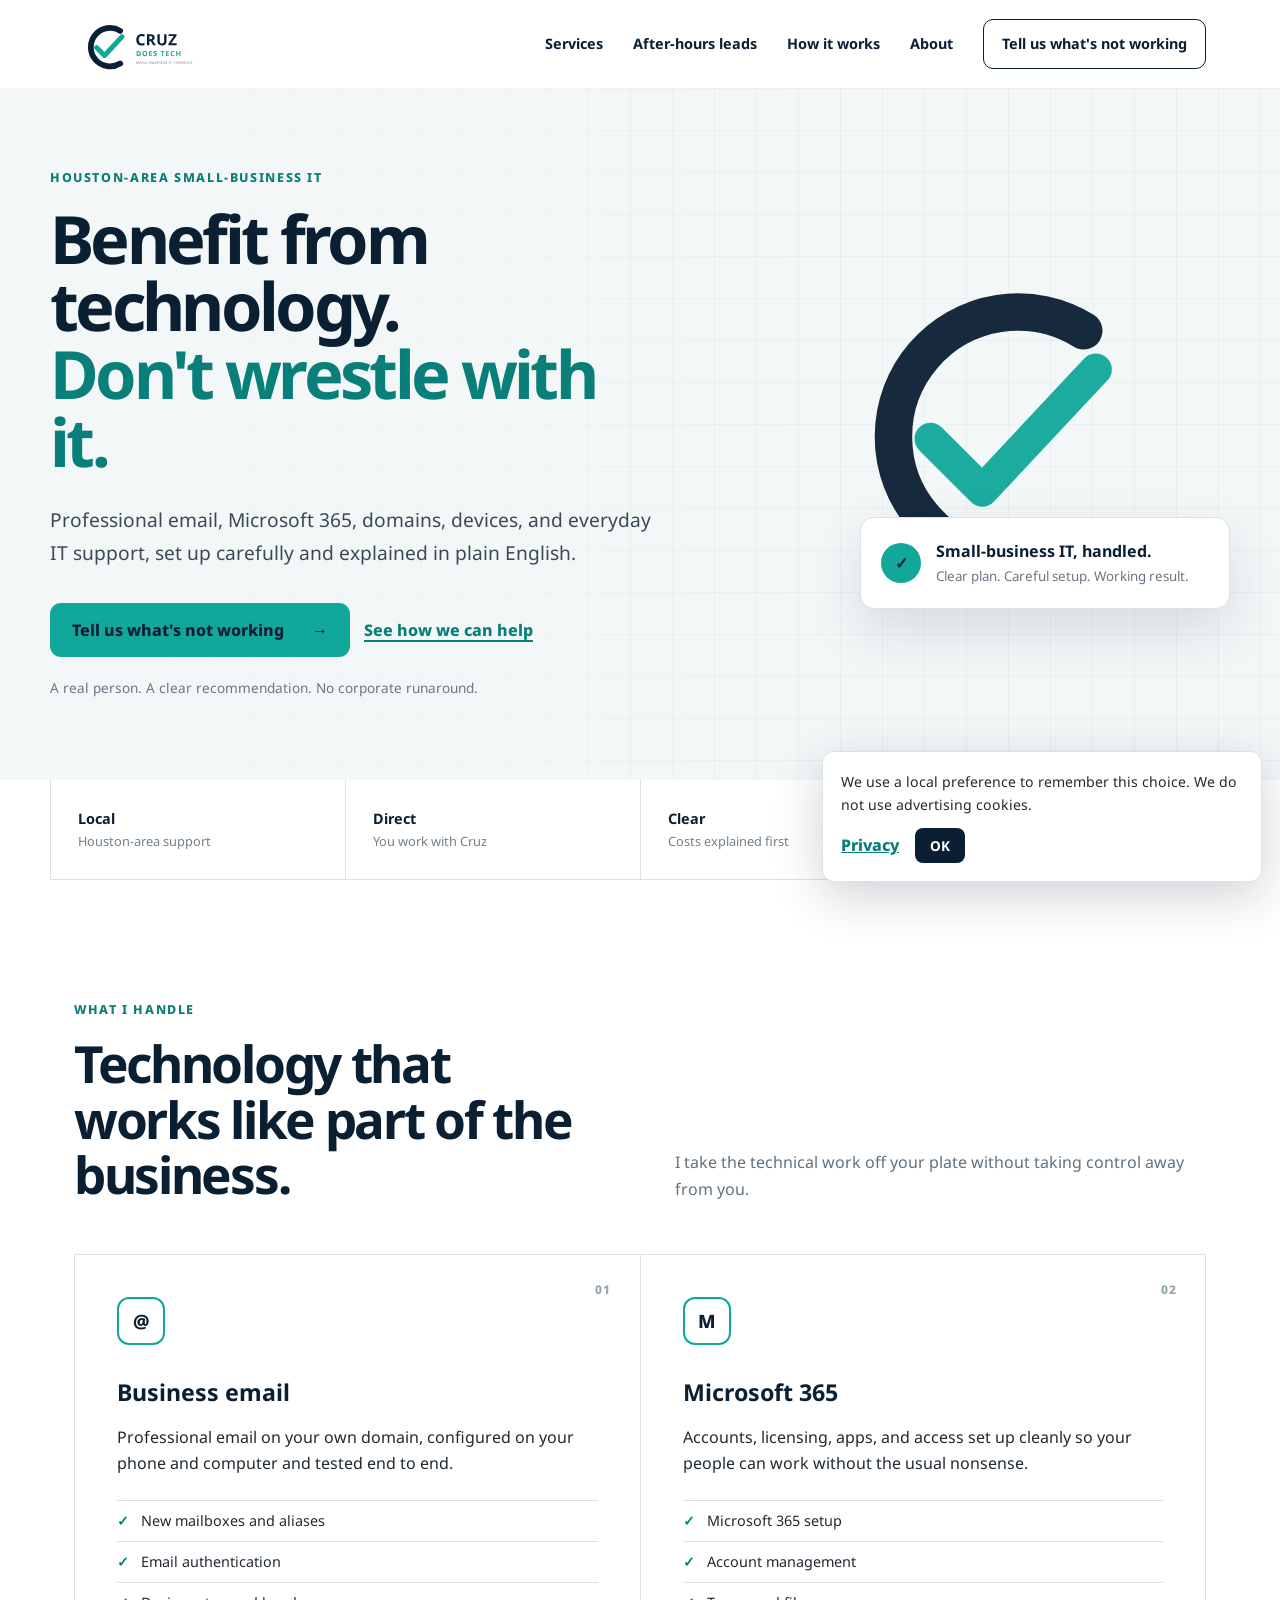
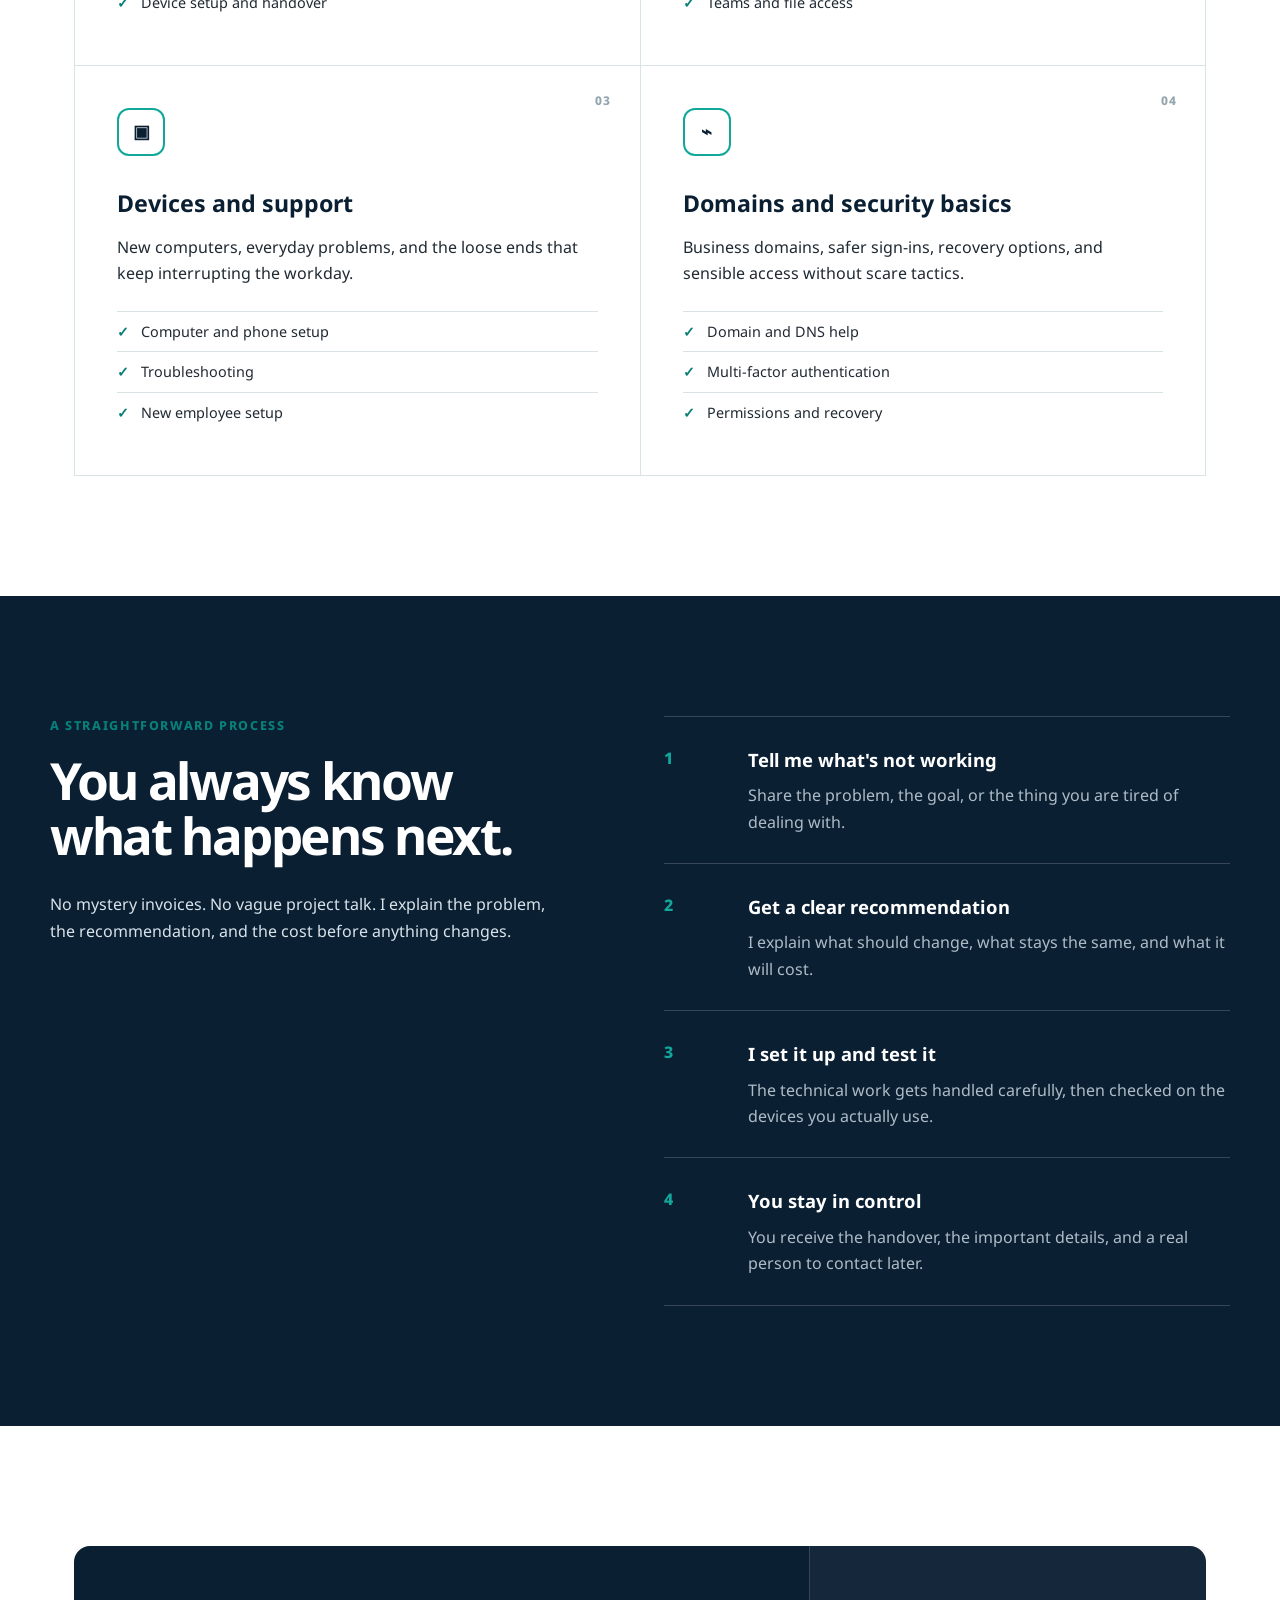
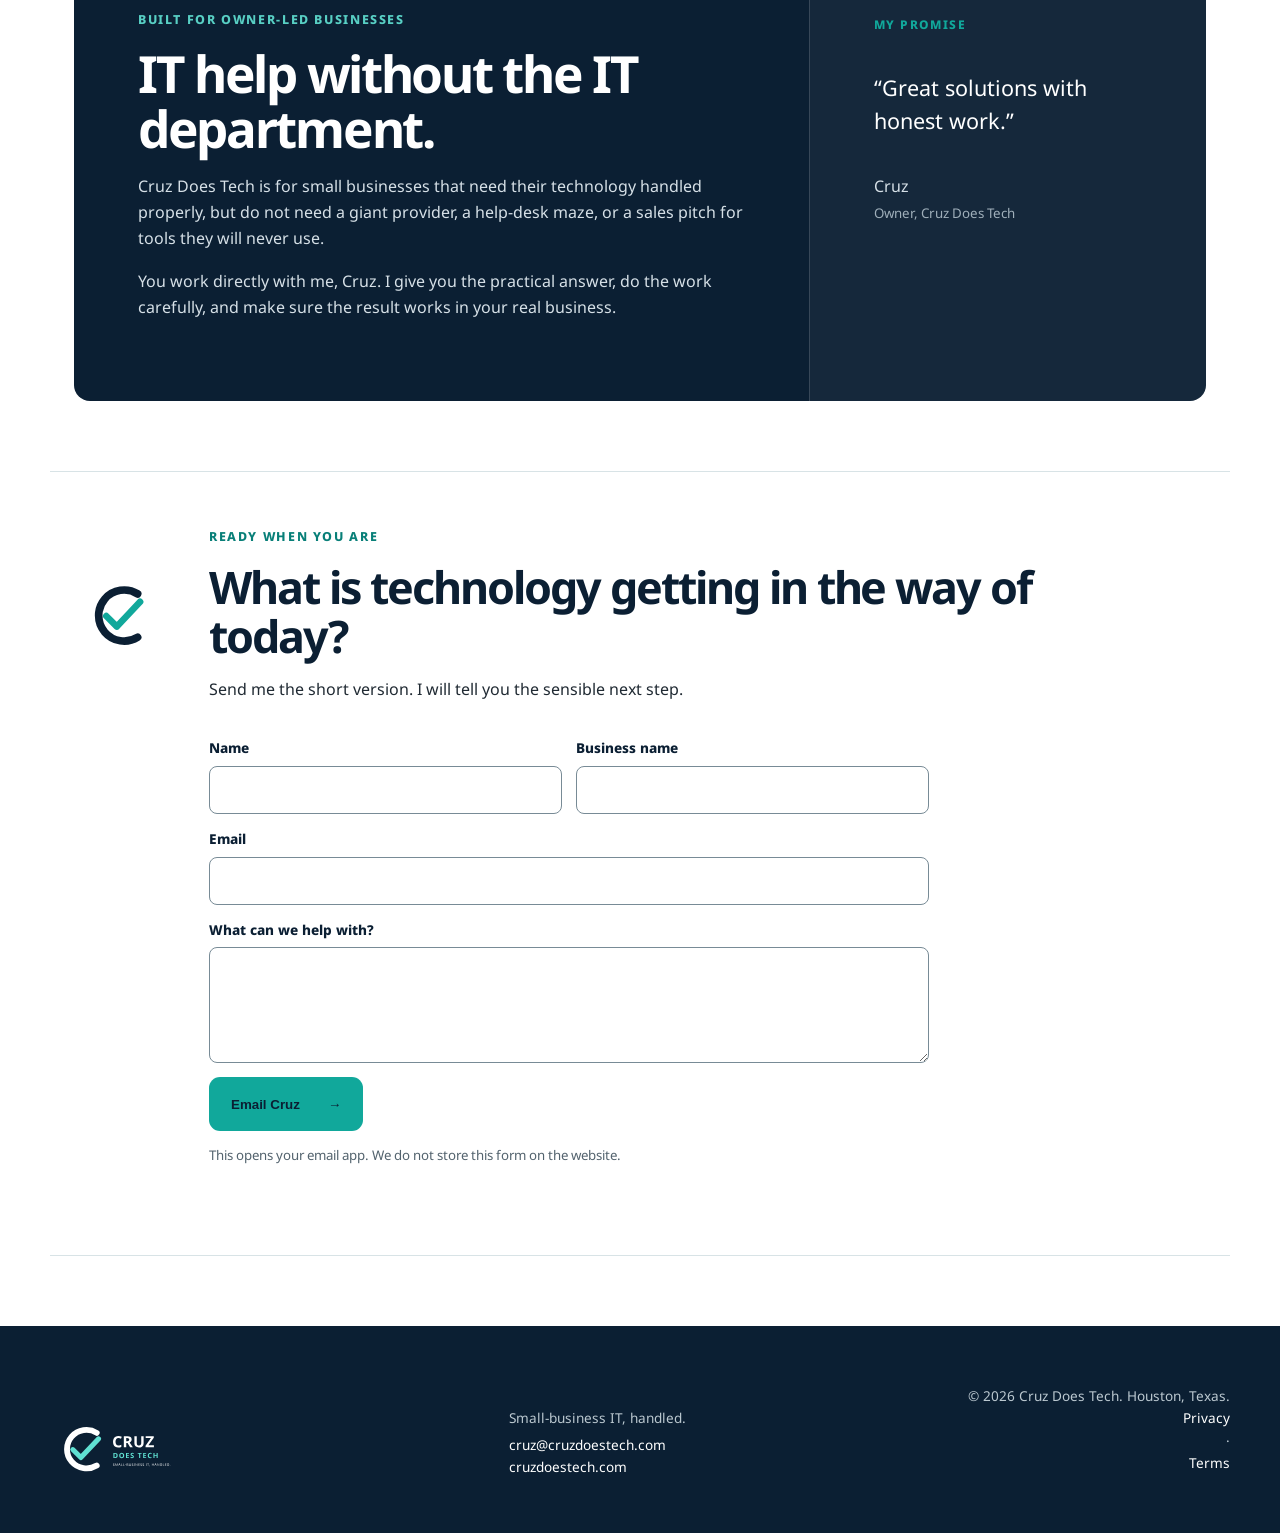
<file: index.html>
<!DOCTYPE html>
<html lang="en">
<head>
  <meta charset="utf-8">
  <meta name="viewport" content="width=device-width,initial-scale=1">
  <meta name="theme-color" content="#0B1F33">
  <meta name="description" content="Straightforward IT support, professional email, Microsoft 365, domains, devices, and security basics for Houston-area small businesses.">
  <meta property="og:type" content="website">
  <meta property="og:site_name" content="Cruz Does Tech">
  <meta property="og:title" content="Cruz Does Tech | Small-business IT, handled.">
  <meta property="og:description" content="Straightforward IT support, professional email, Microsoft 365, domains, devices, and security basics for Houston-area small businesses.">
  <meta property="og:url" content="https://cruzdoestech.com/">
  <meta property="og:image" content="https://cruzdoestech.com/assets/social-preview.png">
  <meta name="twitter:card" content="summary_large_image">
  <meta name="twitter:title" content="Cruz Does Tech | Small-business IT, handled.">
  <meta name="twitter:description" content="Straightforward IT support for Houston-area small businesses.">
  <meta name="twitter:image" content="https://cruzdoestech.com/assets/social-preview.png">
  <title>Cruz Does Tech | Small-business IT, handled.</title>
  <link rel="icon" type="image/svg+xml" href="assets/cruz-does-tech-icon.svg">
  <link rel="icon" type="image/png" sizes="32x32" href="assets/favicon-32.png">
  <link rel="apple-touch-icon" sizes="180x180" href="assets/apple-touch-icon.png">
  <link rel="manifest" href="site.webmanifest">
  <link rel="preconnect" href="https://fonts.googleapis.com">
  <link rel="preconnect" href="https://fonts.gstatic.com" crossorigin>
  <link href="https://fonts.googleapis.com/css2?family=Noto+Sans:wght@400;600;700;800&display=swap" rel="stylesheet">
  <link rel="stylesheet" href="styles.css">
</head>
<body>
  <a class="skip" href="#main">Skip to content</a>
  <header class="site-header">
    <a class="brand" href="#top" aria-label="Cruz Does Tech home"><img src="assets/cruz-does-tech-logo.svg" alt="Cruz Does Tech"></a>
    <button class="menu" type="button" aria-expanded="false" aria-controls="nav"><span></span><span></span><span></span><b>Menu</b></button>
    <nav id="nav" aria-label="Main navigation">
      <a href="#services">Services</a>
      <a href="afterhours/">After-hours leads</a>
      <a href="#how">How it works</a>
      <a href="#about">About</a>
      <a class="nav-cta" href="#contact">Tell us what's not working</a>
    </nav>
  </header>

  <main id="main">
    <section class="hero" id="top">
      <div class="hero-copy reveal">
        <p class="eyebrow">Houston-area small-business IT</p>
        <h1>Benefit from technology.<br><span>Don't wrestle with it.</span></h1>
        <p class="lead">Professional email, Microsoft 365, domains, devices, and everyday IT support, set up carefully and explained in plain English.</p>
        <div class="hero-actions">
          <a class="button primary" href="#contact">Tell us what's not working <span aria-hidden="true">→</span></a>
          <a class="text-link" href="#services">See how we can help</a>
        </div>
        <p class="micro">A real person. A clear recommendation. No corporate runaround.</p>
      </div>
      <div class="hero-mark reveal">
        <img src="assets/cruz-does-tech-icon.svg" alt="">
        <div class="status-card">
          <span class="status-icon" aria-hidden="true">✓</span>
          <div><strong>Small-business IT, handled.</strong><small>Clear plan. Careful setup. Working result.</small></div>
        </div>
      </div>
    </section>

    <section class="trust-strip" aria-label="What to expect">
      <p><strong>Local</strong><span>Houston-area support</span></p>
      <p><strong>Direct</strong><span>You work with Cruz</span></p>
      <p><strong>Clear</strong><span>Costs explained first</span></p>
      <p><strong>Practical</strong><span>Only what your business needs</span></p>
    </section>

    <section class="section services" id="services">
      <div class="section-heading reveal">
        <p class="eyebrow">What I handle</p>
        <h2>Technology that works like part of the business.</h2>
        <p>I take the technical work off your plate without taking control away from you.</p>
      </div>
      <div class="service-grid">
        <article class="service-card reveal"><span class="number">01</span><div class="line-icon" aria-hidden="true">@</div><h3>Business email</h3><p>Professional email on your own domain, configured on your phone and computer and tested end to end.</p><ul><li>New mailboxes and aliases</li><li>Email authentication</li><li>Device setup and handover</li></ul></article>
        <article class="service-card reveal"><span class="number">02</span><div class="line-icon" aria-hidden="true">M</div><h3>Microsoft 365</h3><p>Accounts, licensing, apps, and access set up cleanly so your people can work without the usual nonsense.</p><ul><li>Microsoft 365 setup</li><li>Account management</li><li>Teams and file access</li></ul></article>
        <article class="service-card reveal"><span class="number">03</span><div class="line-icon" aria-hidden="true">▣</div><h3>Devices and support</h3><p>New computers, everyday problems, and the loose ends that keep interrupting the workday.</p><ul><li>Computer and phone setup</li><li>Troubleshooting</li><li>New employee setup</li></ul></article>
        <article class="service-card reveal"><span class="number">04</span><div class="line-icon" aria-hidden="true">⌁</div><h3>Domains and security basics</h3><p>Business domains, safer sign-ins, recovery options, and sensible access without scare tactics.</p><ul><li>Domain and DNS help</li><li>Multi-factor authentication</li><li>Permissions and recovery</li></ul></article>
      </div>
    </section>

    <section class="section process" id="how">
      <div class="process-intro reveal"><p class="eyebrow">A straightforward process</p><h2>You always know what happens next.</h2><p>No mystery invoices. No vague project talk. I explain the problem, the recommendation, and the cost before anything changes.</p></div>
      <ol class="steps">
        <li class="reveal"><span>1</span><div><h3>Tell me what's not working</h3><p>Share the problem, the goal, or the thing you are tired of dealing with.</p></div></li>
        <li class="reveal"><span>2</span><div><h3>Get a clear recommendation</h3><p>I explain what should change, what stays the same, and what it will cost.</p></div></li>
        <li class="reveal"><span>3</span><div><h3>I set it up and test it</h3><p>The technical work gets handled carefully, then checked on the devices you actually use.</p></div></li>
        <li class="reveal"><span>4</span><div><h3>You stay in control</h3><p>You receive the handover, the important details, and a real person to contact later.</p></div></li>
      </ol>
    </section>

    <section class="section about" id="about">
      <div class="about-panel reveal">
        <div><p class="eyebrow light">Built for owner-led businesses</p><h2>IT help without the IT department.</h2><p>Cruz Does Tech is for small businesses that need their technology handled properly, but do not need a giant provider, a help-desk maze, or a sales pitch for tools they will never use.</p><p>You work directly with me, Cruz. I give you the practical answer, do the work carefully, and make sure the result works in your real business.</p></div>
        <div class="promise"><span>My promise</span><blockquote>“Great solutions with honest work.”</blockquote><p>Cruz<br><small>Owner, Cruz Does Tech</small></p></div>
      </div>
    </section>

    <section class="final-cta reveal" id="contact">
      <img src="assets/cruz-does-tech-icon.svg" alt="">
      <div><p class="eyebrow">Ready when you are</p><h2>What is technology getting in the way of today?</h2><p>Send me the short version. I will tell you the sensible next step.</p></div>
      <div class="contact-form-wrap">
        <form class="contact-form" id="contactForm" novalidate>
          <div class="form-row"><label>Name <input name="name" type="text" autocomplete="name" required></label><label>Business name <input name="business" type="text" autocomplete="organization"></label></div>
          <label>Email <input name="email" type="email" autocomplete="email" required></label>
          <label>What can we help with? <textarea name="message" rows="4" required></textarea></label>
          <div class="form-trap" aria-hidden="true"><label>Leave this empty <input name="website" type="text" tabindex="-1" autocomplete="off"></label></div>
          <button class="button primary" type="submit">Email Cruz <span aria-hidden="true">→</span></button>
          <p class="form-note">This opens your email app. We do not store this form on the website.</p>
          <p class="form-status" id="formStatus" role="status" aria-live="polite"></p>
        </form>
      </div>
    </section>
  </main>

  <footer>
    <img src="assets/cruz-does-tech-reversed.svg" alt="Cruz Does Tech">
    <div><p>Small-business IT, handled.</p><a href="mailto:cruz@cruzdoestech.com">cruz@cruzdoestech.com</a><a href="https://cruzdoestech.com">cruzdoestech.com</a></div>
    <p class="copyright">© <span id="year"></span> Cruz Does Tech. Houston, Texas.<br><a href="privacy.html">Privacy</a> · <a href="terms.html">Terms</a></p>
  </footer>
  <aside class="cookie-banner" id="cookieBanner" aria-label="Cookie notice" hidden><p>We use a local preference to remember this choice. We do not use advertising cookies.</p><div><a href="privacy.html">Privacy</a><button type="button" id="cookieAccept">OK</button></div></aside>
  <script src="script.js"></script>
</body>
</html>
</file>
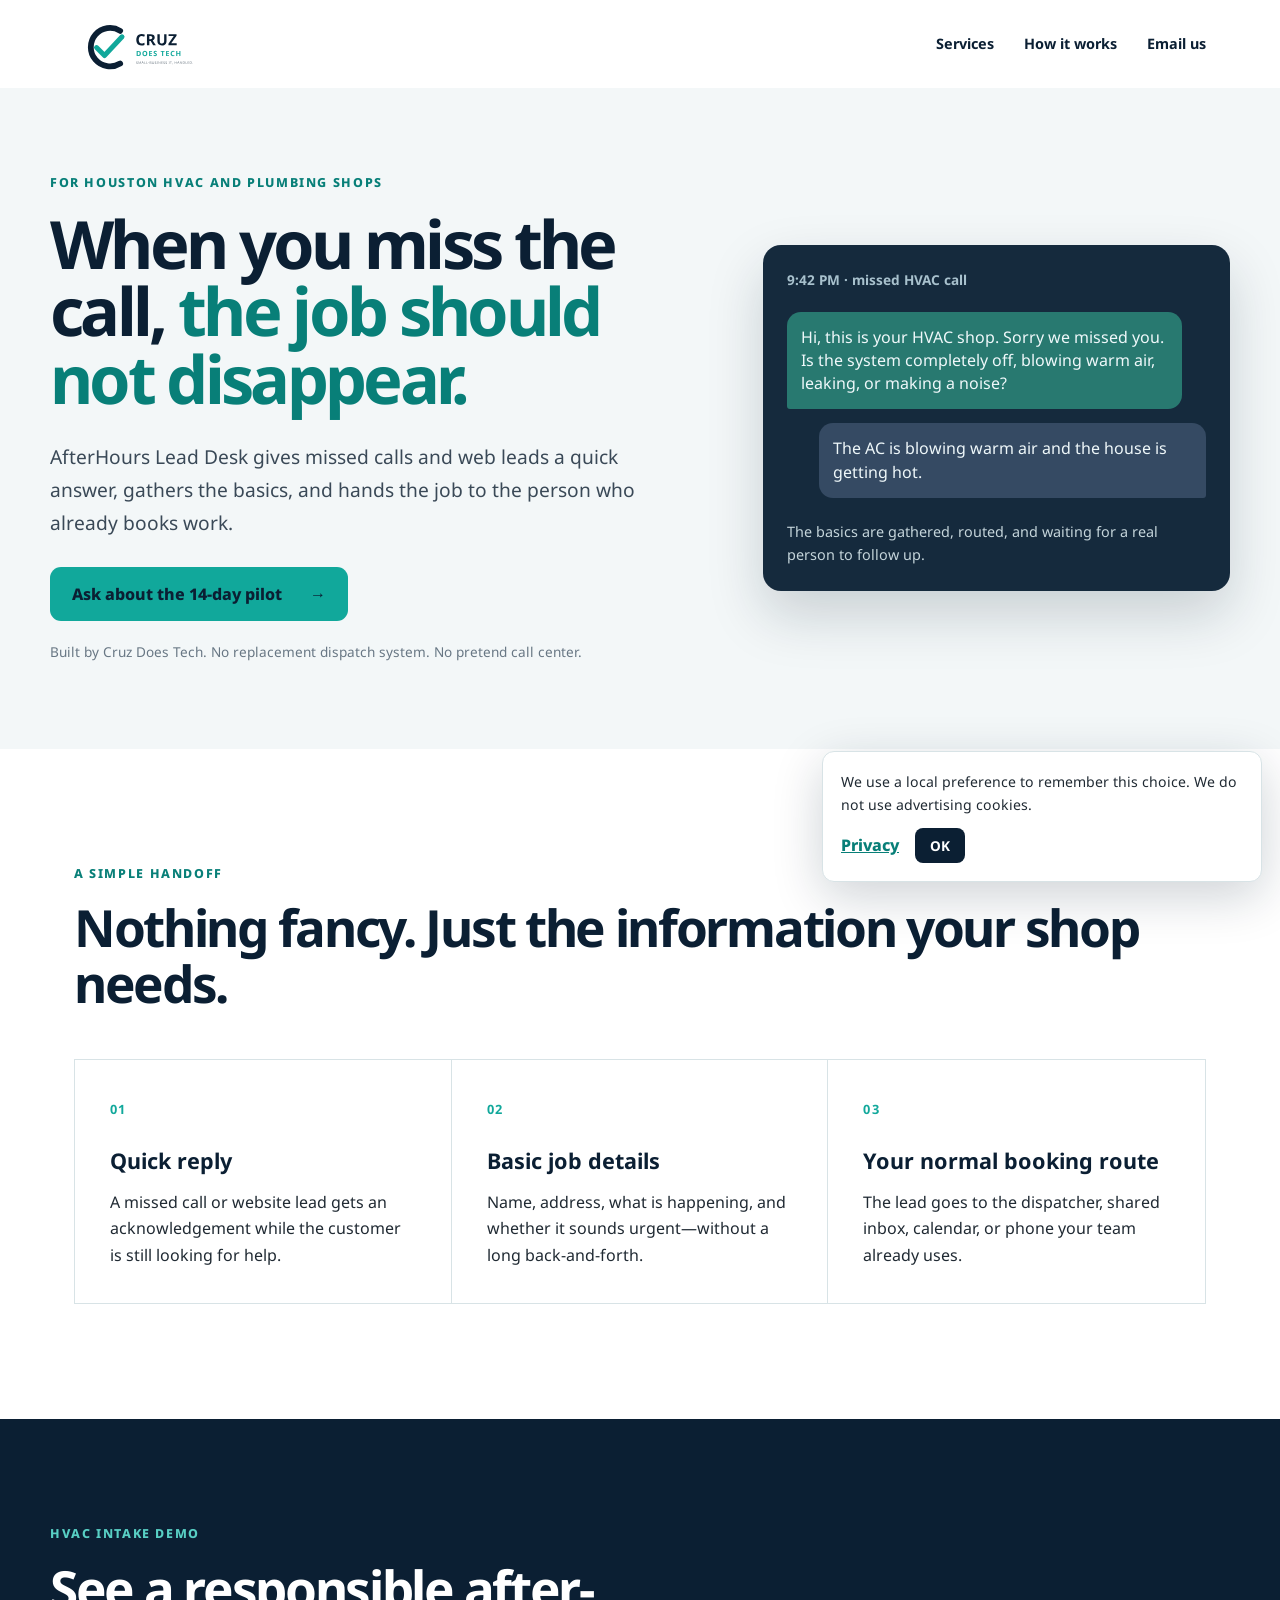
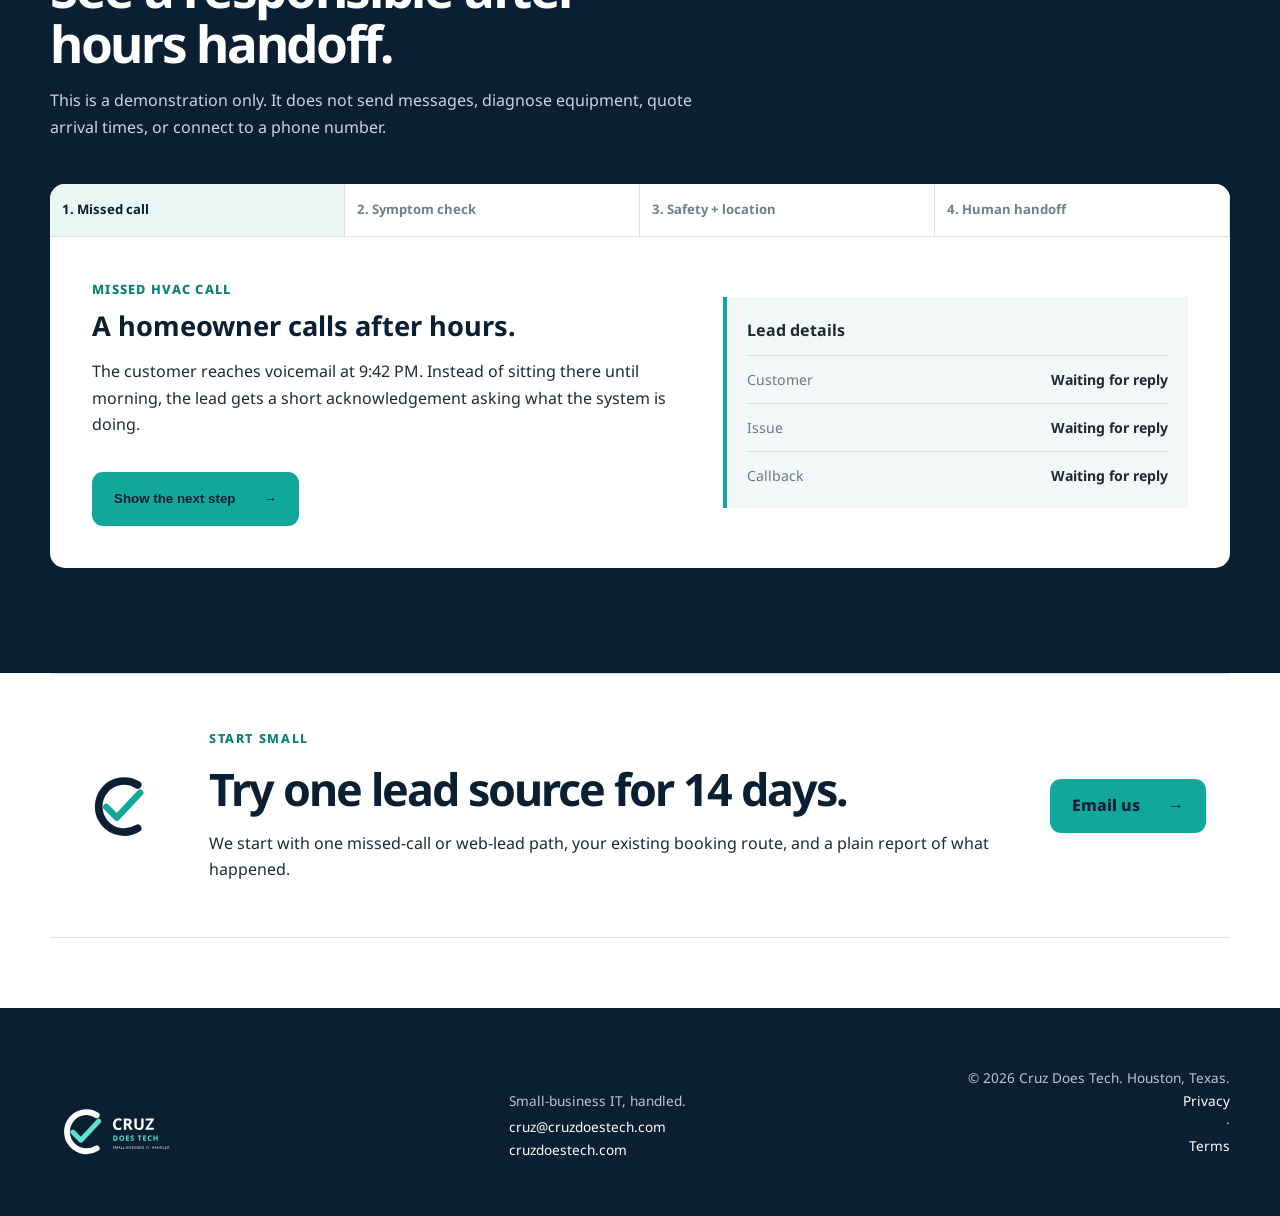
<file: afterhours/index.html>
<!DOCTYPE html>
<html lang="en">
<head>
  <meta charset="utf-8">
  <meta name="viewport" content="width=device-width,initial-scale=1">
  <meta name="theme-color" content="#0B1F33">
  <meta name="description" content="AfterHours Lead Desk from Cruz Does Tech helps HVAC and plumbing shops handle missed calls and web leads after hours.">
  <meta property="og:type" content="website">
  <meta property="og:site_name" content="Cruz Does Tech">
  <meta property="og:title" content="AfterHours Lead Desk | Cruz Does Tech">
  <meta property="og:description" content="A practical after-hours handoff for HVAC and plumbing leads.">
  <meta property="og:url" content="https://cruzdoestech.com/afterhours/">
  <meta property="og:image" content="https://cruzdoestech.com/assets/social-preview.png">
  <meta name="twitter:card" content="summary_large_image">
  <title>AfterHours Lead Desk | Cruz Does Tech</title>
  <link rel="icon" type="image/svg+xml" href="../assets/cruz-does-tech-icon.svg">
  <link rel="icon" type="image/png" sizes="32x32" href="../assets/favicon-32.png">
  <link rel="manifest" href="../site.webmanifest">
  <link rel="preconnect" href="https://fonts.googleapis.com">
  <link rel="preconnect" href="https://fonts.gstatic.com" crossorigin>
  <link href="https://fonts.googleapis.com/css2?family=Noto+Sans:wght@400;600;700;800&display=swap" rel="stylesheet">
  <link rel="stylesheet" href="../styles.css">
  <link rel="stylesheet" href="afterhours.css">
</head>
<body>
  <a class="skip" href="#main">Skip to content</a>
  <header class="site-header">
    <a class="brand" href="../" aria-label="Cruz Does Tech home"><img src="../assets/cruz-does-tech-logo.svg" alt="Cruz Does Tech"></a>
    <nav aria-label="Main navigation"><a href="../#services">Services</a><a href="../#how">How it works</a><a href="mailto:cruz@cruzdoestech.com?subject=AfterHours%20Lead%20Desk">Email us</a></nav>
  </header>
  <main id="main">
    <section class="afterhero">
      <div><p class="eyebrow">For Houston HVAC and plumbing shops</p><h1>When you miss the call, <span>the job should not disappear.</span></h1><p class="lead">AfterHours Lead Desk gives missed calls and web leads a quick answer, gathers the basics, and hands the job to the person who already books work.</p><a class="button primary" href="mailto:cruz@cruzdoestech.com?subject=AfterHours%20Lead%20Desk%20pilot">Ask about the 14-day pilot <span aria-hidden="true">→</span></a><p class="micro">Built by Cruz Does Tech. No replacement dispatch system. No pretend call center.</p></div>
      <aside class="call-card" aria-label="Example after-hours HVAC conversation"><p class="call-time">9:42 PM · missed HVAC call</p><div class="sms">Hi, this is your HVAC shop. Sorry we missed you. Is the system completely off, blowing warm air, leaking, or making a noise?</div><div class="sms reply">The AC is blowing warm air and the house is getting hot.</div><p class="call-note">The basics are gathered, routed, and waiting for a real person to follow up.</p></aside>
    </section>
    <section class="aftersection"><p class="eyebrow">A simple handoff</p><h2>Nothing fancy. Just the information your shop needs.</h2><div class="aftergrid"><article><b>01</b><h3>Quick reply</h3><p>A missed call or website lead gets an acknowledgement while the customer is still looking for help.</p></article><article><b>02</b><h3>Basic job details</h3><p>Name, address, what is happening, and whether it sounds urgent—without a long back-and-forth.</p></article><article><b>03</b><h3>Your normal booking route</h3><p>The lead goes to the dispatcher, shared inbox, calendar, or phone your team already uses.</p></article></div></section>
    <section class="demo-wrap"><div class="demo-head"><p class="eyebrow light">HVAC intake demo</p><h2>See a responsible after-hours handoff.</h2><p>This is a demonstration only. It does not send messages, diagnose equipment, quote arrival times, or connect to a phone number.</p></div><div class="demo-body"><div class="demo-steps" id="steps"><button class="active" type="button">1. Missed call</button><button type="button">2. Symptom check</button><button type="button">3. Safety + location</button><button type="button">4. Human handoff</button></div><div class="demo-panel"><div><p class="demo-label" id="demoLabel">Missed HVAC call</p><h3 id="demoTitle">A homeowner calls after hours.</h3><p id="demoText">The customer reaches voicemail at 9:42 PM. Instead of sitting there until morning, the lead gets a short acknowledgement asking what the system is doing.</p><button class="button primary" id="next" type="button">Show the next step <span aria-hidden="true">→</span></button></div><div class="report" id="report"><strong>Lead details</strong><p><span>Customer</span><b>Waiting for reply</b></p><p><span>Issue</span><b>Waiting for reply</b></p><p><span>Callback</span><b>Waiting for reply</b></p></div></div></div>
    </section>
    <section class="final-cta"><img src="../assets/cruz-does-tech-icon.svg" alt=""><div><p class="eyebrow">Start small</p><h2>Try one lead source for 14 days.</h2><p>We start with one missed-call or web-lead path, your existing booking route, and a plain report of what happened.</p></div><a class="button primary" href="mailto:cruz@cruzdoestech.com?subject=AfterHours%20Lead%20Desk%20pilot">Email us <span aria-hidden="true">→</span></a></section>
  </main>
  <footer><img src="../assets/cruz-does-tech-reversed.svg" alt="Cruz Does Tech"><div><p>Small-business IT, handled.</p><a href="mailto:cruz@cruzdoestech.com">cruz@cruzdoestech.com</a><a href="../">cruzdoestech.com</a></div><p class="copyright">© <span id="year"></span> Cruz Does Tech. Houston, Texas.<br><a href="../privacy.html">Privacy</a> · <a href="../terms.html">Terms</a></p></footer>
  <aside class="cookie-banner" id="cookieBanner" aria-label="Cookie notice" hidden><p>We use a local preference to remember this choice. We do not use advertising cookies.</p><div><a href="../privacy.html">Privacy</a><button type="button" id="cookieAccept">OK</button></div></aside>
  <script src="afterhours.js"></script><script src="../script.js"></script>
</body>
</html>
</file>
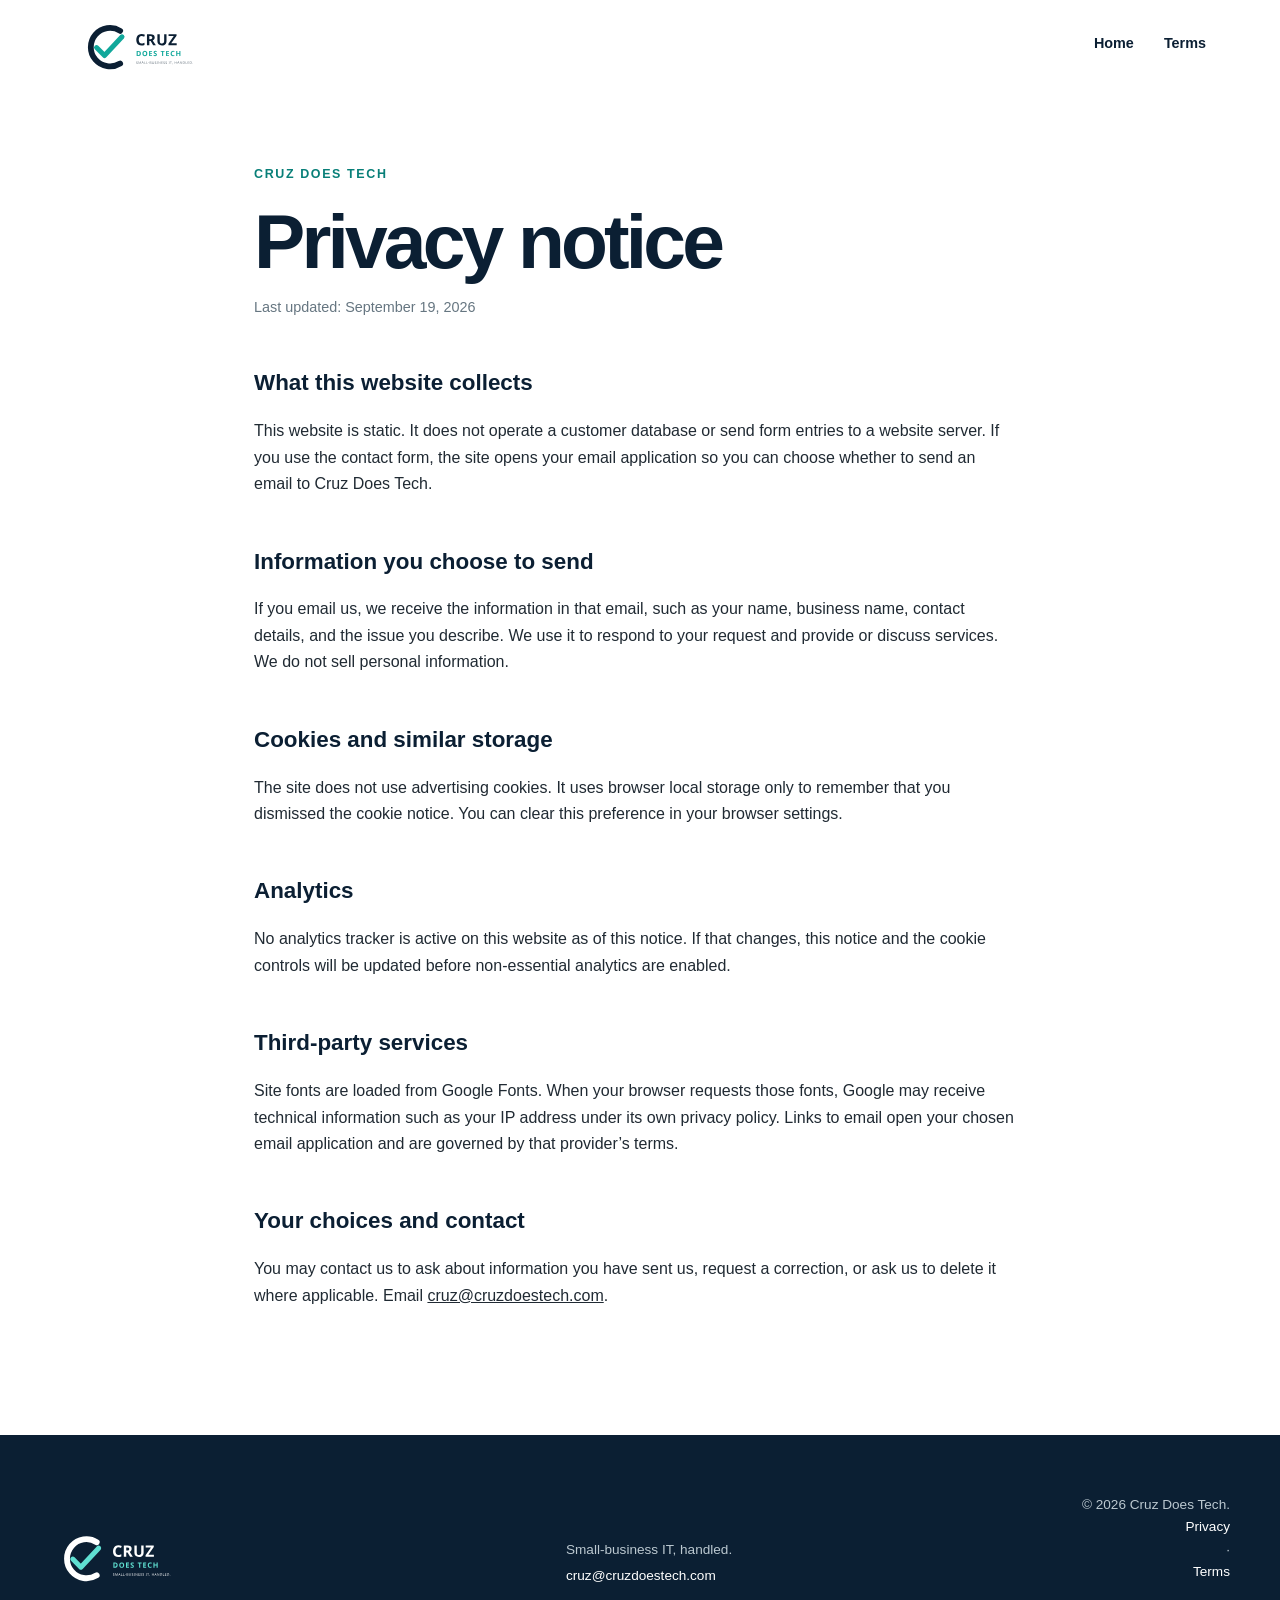
<file: privacy.html>
<!DOCTYPE html>
<html lang="en">
<head>
  <meta charset="utf-8">
  <meta name="viewport" content="width=device-width,initial-scale=1">
  <meta name="description" content="Privacy notice for Cruz Does Tech.">
  <meta name="robots" content="index,follow">
  <title>Privacy | Cruz Does Tech</title>
  <link rel="icon" type="image/svg+xml" href="assets/cruz-does-tech-icon.svg">
  <link rel="stylesheet" href="styles.css">
</head>
<body>
  <a class="skip" href="#main">Skip to content</a>
  <header class="site-header"><a class="brand" href="/" aria-label="Cruz Does Tech home"><img src="assets/cruz-does-tech-logo.svg" alt="Cruz Does Tech"></a><nav aria-label="Main navigation"><a href="/">Home</a><a href="terms.html">Terms</a></nav></header>
  <main id="main" class="legal-page"><p class="eyebrow">Cruz Does Tech</p><h1>Privacy notice</h1><p class="legal-updated">Last updated: September 19, 2026</p>
    <h2>What this website collects</h2><p>This website is static. It does not operate a customer database or send form entries to a website server. If you use the contact form, the site opens your email application so you can choose whether to send an email to Cruz Does Tech.</p>
    <h2>Information you choose to send</h2><p>If you email us, we receive the information in that email, such as your name, business name, contact details, and the issue you describe. We use it to respond to your request and provide or discuss services. We do not sell personal information.</p>
    <h2>Cookies and similar storage</h2><p>The site does not use advertising cookies. It uses browser local storage only to remember that you dismissed the cookie notice. You can clear this preference in your browser settings.</p>
    <h2>Analytics</h2><p>No analytics tracker is active on this website as of this notice. If that changes, this notice and the cookie controls will be updated before non-essential analytics are enabled.</p>
    <h2>Third-party services</h2><p>Site fonts are loaded from Google Fonts. When your browser requests those fonts, Google may receive technical information such as your IP address under its own privacy policy. Links to email open your chosen email application and are governed by that provider’s terms.</p>
    <h2>Your choices and contact</h2><p>You may contact us to ask about information you have sent us, request a correction, or ask us to delete it where applicable. Email <a href="mailto:cruz@cruzdoestech.com">cruz@cruzdoestech.com</a>.</p>
  </main>
  <footer><img src="assets/cruz-does-tech-reversed.svg" alt="Cruz Does Tech"><div><p>Small-business IT, handled.</p><a href="mailto:cruz@cruzdoestech.com">cruz@cruzdoestech.com</a></div><p class="copyright">© <span id="year"></span> Cruz Does Tech.<br><a href="privacy.html">Privacy</a> · <a href="terms.html">Terms</a></p></footer><script>document.querySelector('#year').textContent=new Date().getFullYear()</script>
</body>
</html>
</file>
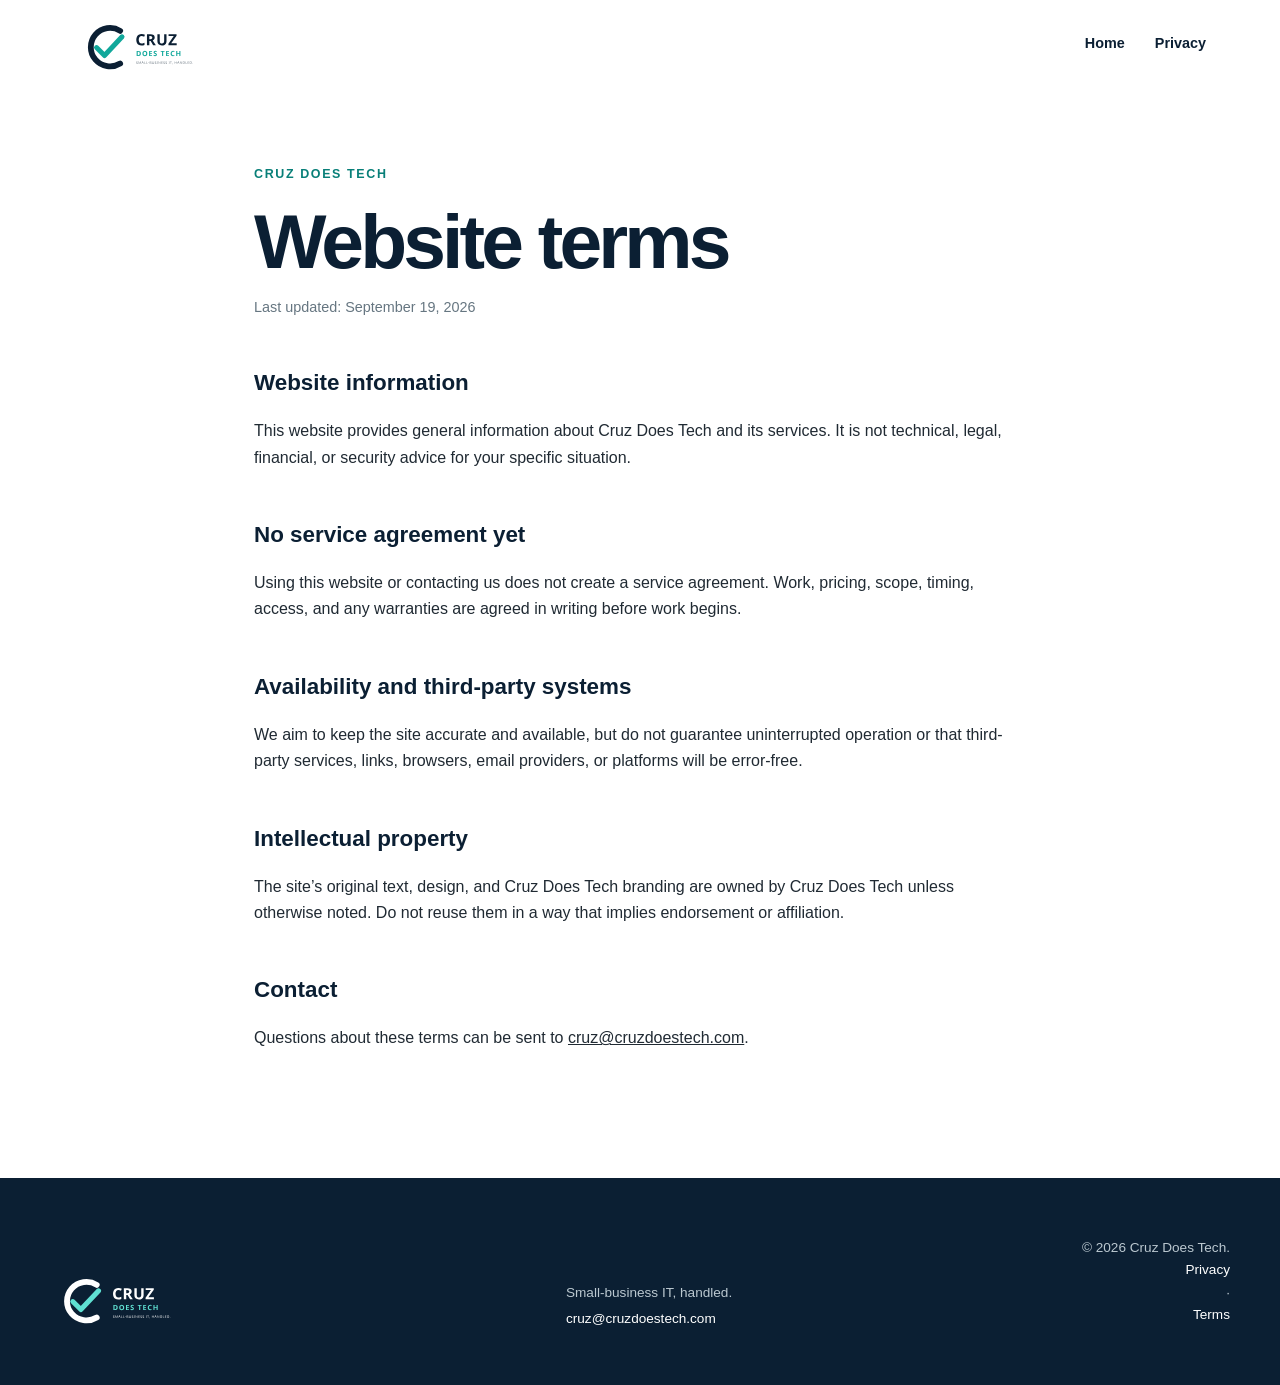
<file: terms.html>
<!DOCTYPE html>
<html lang="en">
<head>
  <meta charset="utf-8">
  <meta name="viewport" content="width=device-width,initial-scale=1">
  <meta name="description" content="Website terms for Cruz Does Tech.">
  <meta name="robots" content="index,follow">
  <title>Terms | Cruz Does Tech</title>
  <link rel="icon" type="image/svg+xml" href="assets/cruz-does-tech-icon.svg">
  <link rel="stylesheet" href="styles.css">
</head>
<body>
  <a class="skip" href="#main">Skip to content</a>
  <header class="site-header"><a class="brand" href="/" aria-label="Cruz Does Tech home"><img src="assets/cruz-does-tech-logo.svg" alt="Cruz Does Tech"></a><nav aria-label="Main navigation"><a href="/">Home</a><a href="privacy.html">Privacy</a></nav></header>
  <main id="main" class="legal-page"><p class="eyebrow">Cruz Does Tech</p><h1>Website terms</h1><p class="legal-updated">Last updated: September 19, 2026</p>
    <h2>Website information</h2><p>This website provides general information about Cruz Does Tech and its services. It is not technical, legal, financial, or security advice for your specific situation.</p>
    <h2>No service agreement yet</h2><p>Using this website or contacting us does not create a service agreement. Work, pricing, scope, timing, access, and any warranties are agreed in writing before work begins.</p>
    <h2>Availability and third-party systems</h2><p>We aim to keep the site accurate and available, but do not guarantee uninterrupted operation or that third-party services, links, browsers, email providers, or platforms will be error-free.</p>
    <h2>Intellectual property</h2><p>The site’s original text, design, and Cruz Does Tech branding are owned by Cruz Does Tech unless otherwise noted. Do not reuse them in a way that implies endorsement or affiliation.</p>
    <h2>Contact</h2><p>Questions about these terms can be sent to <a href="mailto:cruz@cruzdoestech.com">cruz@cruzdoestech.com</a>.</p>
  </main>
  <footer><img src="assets/cruz-does-tech-reversed.svg" alt="Cruz Does Tech"><div><p>Small-business IT, handled.</p><a href="mailto:cruz@cruzdoestech.com">cruz@cruzdoestech.com</a></div><p class="copyright">© <span id="year"></span> Cruz Does Tech.<br><a href="privacy.html">Privacy</a> · <a href="terms.html">Terms</a></p></footer><script>document.querySelector('#year').textContent=new Date().getFullYear()</script>
</body>
</html>
</file>
<file: styles.css>
:root{--navy:#0b1f33;--teal:#11a89b;--deep:#087f78;--ink:#202a33;--mist:#f3f7f8;--white:#fff;--line:#d8e3e6;--max:1180px}*{box-sizing:border-box}html{scroll-behavior:smooth}body{margin:0;color:var(--ink);background:var(--white);font:400 16px/1.65 "Noto Sans",Arial,sans-serif}a{color:inherit}.skip{position:absolute;left:-9999px;top:8px;padding:.7rem 1rem;background:var(--navy);color:#fff;z-index:99}.skip:focus{left:8px}.site-header{height:88px;max-width:var(--max);margin:auto;padding:0 24px;display:flex;align-items:center;justify-content:space-between}.brand img{display:block;width:252px;height:auto}.site-header nav{display:flex;align-items:center;gap:30px}.site-header nav a{text-decoration:none;font-size:.9rem;font-weight:700;color:var(--navy)}.site-header nav a:not(.nav-cta):hover{color:var(--deep)}.nav-cta{padding:12px 18px;border:1px solid var(--navy);border-radius:10px;transition:.2s}.nav-cta:hover{background:var(--navy);color:#fff}.menu{display:none;background:none;border:0}.hero{position:relative;min-height:680px;overflow:hidden;background:var(--mist);display:grid;grid-template-columns:minmax(0,1.1fr) minmax(360px,.9fr);align-items:center;gap:80px;padding:80px max(24px,calc((100vw - var(--max))/2))}.hero:before{content:"";position:absolute;inset:0;background-image:linear-gradient(rgba(11,31,51,.035) 1px,transparent 1px),linear-gradient(90deg,rgba(11,31,51,.035) 1px,transparent 1px);background-size:42px 42px;mask-image:linear-gradient(to right,transparent,black 65%,black)}.hero-copy,.hero-mark{position:relative;z-index:1}.eyebrow{margin:0 0 16px;color:var(--deep);font-size:.78rem;font-weight:800;letter-spacing:.13em;text-transform:uppercase}.hero h1{max-width:760px;margin:0;color:var(--navy);font-size:clamp(3rem,5.2vw,5.5rem);line-height:1.02;letter-spacing:-.055em}.hero h1 span{color:var(--deep)}.lead{max-width:680px;margin:28px 0;color:#3a4957;font-size:1.2rem;line-height:1.7}.hero-actions{display:flex;flex-wrap:wrap;gap:14px;margin-top:34px}.button{display:inline-flex;align-items:center;justify-content:center;gap:28px;min-height:54px;padding:0 22px;border-radius:11px;text-decoration:none;font-weight:800;transition:transform .2s,background .2s,color .2s}.button:hover{transform:translateY(-2px)}.primary{background:var(--teal);color:var(--navy)}.primary:hover{background:#16b9aa}.secondary{border:1px solid #b8c8cc;color:var(--navy);background:#fff}.micro{margin:20px 0 0;color:#687784;font-size:.85rem}.hero-mark{min-height:430px;display:grid;place-items:center}.hero-mark>img{width:min(420px,90%);opacity:.95}.status-card{position:absolute;right:0;bottom:40px;width:min(370px,94%);display:flex;gap:15px;align-items:center;padding:20px;background:#fff;border:1px solid var(--line);border-radius:14px;box-shadow:0 22px 55px rgba(11,31,51,.12)}.status-icon{display:grid;place-items:center;flex:0 0 40px;height:40px;border-radius:50%;background:var(--teal);color:var(--navy);font-weight:900}.status-card strong,.status-card small{display:block}.status-card strong{color:var(--navy)}.status-card small{margin-top:2px;color:#6a7782}.trust-strip{max-width:var(--max);margin:-1px auto 0;display:grid;grid-template-columns:repeat(4,1fr);border-left:1px solid var(--line);border-bottom:1px solid var(--line)}.trust-strip p{margin:0;padding:27px;border-top:1px solid var(--line);border-right:1px solid var(--line)}.trust-strip strong,.trust-strip span{display:block}.trust-strip strong{color:var(--navy);font-size:.9rem}.trust-strip span{color:#70808c;font-size:.8rem}.section{max-width:var(--max);margin:auto;padding:120px 24px}.section-heading{display:grid;grid-template-columns:1fr 1fr;column-gap:70px;align-items:end;margin-bottom:52px}.section-heading .eyebrow{grid-column:1/-1}.section-heading h2,.process h2,.about h2,.final-cta h2{margin:0;color:var(--navy);font-size:clamp(2.25rem,4vw,3.8rem);line-height:1.08;letter-spacing:-.045em}.section-heading>p:last-child{margin:0;color:#61717d}.service-grid{display:grid;grid-template-columns:repeat(2,1fr);border-left:1px solid var(--line);border-top:1px solid var(--line)}.service-card{position:relative;padding:42px;border-right:1px solid var(--line);border-bottom:1px solid var(--line);transition:background .25s,transform .25s}.service-card:hover{background:var(--mist)}.number{position:absolute;right:28px;top:25px;color:#95a5ae;font-size:.75rem;font-weight:800;letter-spacing:.1em}.line-icon{width:48px;height:48px;display:grid;place-items:center;margin-bottom:28px;border:2px solid var(--teal);border-radius:12px;color:var(--navy);font-weight:800;font-size:1.15rem}.service-card h3{margin:0 0 12px;color:var(--navy);font-size:1.45rem}.service-card p{max-width:470px;margin:0}.service-card ul{padding:0;margin:24px 0 0;list-style:none}.service-card li{position:relative;padding:8px 0 8px 24px;border-top:1px solid var(--line);font-size:.9rem}.service-card li:before{content:"✓";position:absolute;left:0;color:var(--deep);font-weight:900}.process{max-width:none;background:var(--navy);color:#d8e3ea;display:grid;grid-template-columns:minmax(300px,1fr) minmax(420px,1.1fr);gap:100px;padding-left:max(24px,calc((100vw - var(--max))/2));padding-right:max(24px,calc((100vw - var(--max))/2))}.process h2{color:#fff}.process-intro>p:last-child{max-width:500px;margin-top:28px}.steps{margin:0;padding:0;list-style:none}.steps li{display:grid;grid-template-columns:60px 1fr;gap:24px;padding:28px 0;border-top:1px solid rgba(255,255,255,.18)}.steps li:last-child{border-bottom:1px solid rgba(255,255,255,.18)}.steps li>span{font-weight:800;color:var(--teal)}.steps h3{margin:0;color:#fff;font-size:1.15rem}.steps p{margin:7px 0 0;color:#aebcc7}.about{padding-bottom:70px}.about-panel{overflow:hidden;border-radius:16px;background:var(--navy);color:#d6e0e7;display:grid;grid-template-columns:1.3fr .7fr}.about-panel>div{padding:64px}.about-panel>div:first-child{border-right:1px solid rgba(255,255,255,.18)}.about h2{color:#fff}.about-panel p{max-width:630px}.light{color:#58cfc4}.promise{background:rgba(255,255,255,.04)}.promise>span{color:var(--teal);font-size:.75rem;font-weight:800;letter-spacing:.12em;text-transform:uppercase}.promise blockquote{margin:35px 0;color:#fff;font-size:1.35rem;line-height:1.55}.promise small{color:#9fafba}.final-cta{max-width:var(--max);margin:0 auto 70px;padding:55px 24px;border-top:1px solid var(--line);border-bottom:1px solid var(--line);display:grid;grid-template-columns:100px 1fr auto;gap:35px;align-items:center}.final-cta img{width:86px}.final-cta h2{font-size:clamp(2rem,3.5vw,3.2rem)}.final-cta p:last-child{margin-bottom:0}.final-cta .button{white-space:nowrap}footer{background:var(--navy);color:#bbc8d0;padding:55px max(24px,calc((100vw - var(--max))/2));display:grid;grid-template-columns:1fr 1fr auto;align-items:end;gap:30px;font-size:.85rem}footer>img{width:255px}footer p{margin:4px 0}footer a{display:block;color:#fff;text-decoration:none}.copyright{text-align:right}.reveal{opacity:0;transform:translateY(18px);transition:opacity .65s ease,transform .65s ease}.reveal.visible{opacity:1;transform:none}@media(max-width:900px){.site-header{height:76px}.brand img{width:220px}.menu{display:flex;width:44px;height:44px;padding:10px;flex-direction:column;gap:5px;justify-content:center}.menu span{display:block;width:23px;height:2px;background:var(--navy)}.menu b{position:absolute;left:-9999px}.site-header nav{display:none;position:absolute;z-index:20;left:16px;right:16px;top:70px;padding:20px;background:#fff;border:1px solid var(--line);border-radius:12px;box-shadow:0 15px 45px rgba(11,31,51,.15);align-items:stretch;flex-direction:column;gap:0}.site-header nav.open{display:flex}.site-header nav a{padding:12px}.hero{min-height:auto;grid-template-columns:1fr;gap:25px;padding-top:75px}.hero-mark{min-height:300px}.hero-mark>img{width:290px}.status-card{right:5%;bottom:5px}.trust-strip{grid-template-columns:repeat(2,1fr)}.section{padding:85px 24px}.section-heading{grid-template-columns:1fr}.section-heading>p:last-child{margin-top:22px}.process{grid-template-columns:1fr;gap:45px}.about-panel{grid-template-columns:1fr}.about-panel>div{padding:42px}.about-panel>div:first-child{border-right:0;border-bottom:1px solid rgba(255,255,255,.18)}.final-cta{grid-template-columns:75px 1fr}.final-cta img{width:65px}.final-cta .button{grid-column:1/-1;justify-self:start}footer{grid-template-columns:1fr 1fr}.copyright{grid-column:1/-1;text-align:left}}@media(max-width:600px){.brand img{width:205px}.hero{padding:58px 20px}.hero h1{font-size:clamp(2.7rem,13vw,4rem)}.lead{font-size:1.05rem}.hero-actions{align-items:stretch;flex-direction:column}.button{width:100%}.hero-mark{min-height:265px}.hero-mark>img{width:235px}.status-card{padding:15px;bottom:0}.trust-strip{grid-template-columns:1fr 1fr}.trust-strip p{padding:18px}.section{padding:72px 20px}.service-grid{grid-template-columns:1fr}.service-card{padding:32px 26px}.process{padding-left:20px;padding-right:20px}.steps li{grid-template-columns:36px 1fr;gap:10px}.about{padding-left:20px;padding-right:20px}.about-panel>div{padding:32px 25px}.final-cta{margin:0 20px 50px;padding:38px 0;grid-template-columns:1fr}.final-cta img{display:none}.final-cta .button{justify-self:stretch}footer{grid-template-columns:1fr;padding-top:45px}footer>img{width:230px}}
@media(prefers-reduced-motion:reduce){html{scroll-behavior:auto}.reveal{opacity:1;transform:none;transition:none}.button{transition:none}}
.text-link{align-self:center;color:var(--deep);font-weight:800;text-decoration-thickness:2px;text-underline-offset:4px}.contact-form-wrap{grid-column:2/-1}.contact-form{display:grid;gap:14px;max-width:720px}.form-row{display:grid;grid-template-columns:1fr 1fr;gap:14px}.contact-form label{display:grid;gap:6px;color:var(--navy);font-size:.85rem;font-weight:800}.contact-form input,.contact-form textarea{width:100%;padding:12px 13px;border:1px solid #788b96;border-radius:8px;background:#fff;color:var(--ink);font:inherit}.contact-form input:focus,.contact-form textarea:focus{outline:3px solid rgba(17,168,155,.35);border-color:var(--deep)}.form-trap{position:absolute;left:-9999px}.contact-form .button{justify-self:start;border:0;cursor:pointer}.form-note,.form-status{margin:0;color:#53636e;font-size:.83rem}.form-status{min-height:1.4em;font-weight:700}.cookie-banner{position:fixed;z-index:100;right:18px;bottom:18px;max-width:440px;padding:18px;background:#fff;border:1px solid var(--line);border-radius:12px;box-shadow:0 14px 50px rgba(11,31,51,.2)}.cookie-banner p{margin:0 0 12px;color:var(--ink);font-size:.88rem}.cookie-banner div{display:flex;align-items:center;gap:16px}.cookie-banner a{color:var(--deep);font-weight:800}.cookie-banner button{padding:8px 15px;border:0;border-radius:8px;background:var(--navy);color:#fff;font:700 .85rem "Noto Sans",Arial,sans-serif;cursor:pointer}@media(max-width:900px){.contact-form-wrap{grid-column:1/-1}.form-row{grid-template-columns:1fr}}@media(max-width:600px){.text-link{text-align:center}.contact-form .button{justify-self:stretch}.cookie-banner{right:12px;bottom:12px;left:12px}}
.legal-page{max-width:820px;margin:0 auto;padding:76px 24px 110px}.legal-page h1{margin:0;color:var(--navy);font-size:clamp(2.75rem,6vw,4.8rem);line-height:1.05;letter-spacing:-.05em}.legal-page h2{margin:46px 0 10px;color:var(--navy);font-size:1.4rem}.legal-page p{max-width:760px}.legal-updated{color:#667681;font-size:.9rem}.not-found{min-height:100vh;padding:120px 24px;display:grid;place-content:center;justify-items:start;background:var(--mist)}.not-found img{width:120px;margin-bottom:30px}.not-found h1{margin:0;color:var(--navy);font-size:clamp(3rem,7vw,6rem);letter-spacing:-.06em}.not-found p:not(.eyebrow){max-width:520px;color:#4f606b;font-size:1.15rem}.not-found .button{width:auto;margin-top:16px}@media(max-width:600px){.legal-page{padding:58px 20px 80px}.not-found{padding:70px 20px}.not-found .button{width:100%}}
</file>
<file: afterhours/afterhours.css>
.afterhero{min-height:610px;background:var(--mist);display:grid;grid-template-columns:1.15fr .85fr;gap:80px;align-items:center;padding:85px max(24px,calc((100vw - var(--max))/2))}.afterhero h1{margin:0;color:var(--navy);font-size:clamp(3rem,5.2vw,5.3rem);line-height:1.02;letter-spacing:-.055em}.afterhero h1 span{color:var(--deep)}.call-card{background:#152a3d;color:#eff8fa;border-radius:18px;padding:24px;box-shadow:0 24px 55px rgba(11,31,51,.18)}.call-time{margin:0 0 20px;color:#a8c1cd;font-size:.85rem;font-weight:700}.sms{margin:12px 24px 0 0;padding:14px;border-radius:14px 14px 14px 3px;background:#287970;line-height:1.45}.sms.reply{margin:14px 0 0 32px;background:#354a63;border-radius:14px 14px 3px 14px}.call-note{margin:22px 0 0;color:#c5d5db;font-size:.9rem}.aftersection{max-width:var(--max);margin:auto;padding:115px 24px}.aftersection h2,.demo-wrap h2{margin:0;color:var(--navy);font-size:clamp(2.25rem,4vw,3.8rem);line-height:1.08;letter-spacing:-.045em}.aftergrid{display:grid;grid-template-columns:repeat(3,1fr);gap:0;margin-top:48px;border:1px solid var(--line)}.aftergrid article{padding:35px;border-right:1px solid var(--line)}.aftergrid article:last-child{border:0}.aftergrid b{color:var(--teal);font-size:.8rem;letter-spacing:.1em}.aftergrid h3{color:var(--navy);font-size:1.35rem;margin:22px 0 10px}.aftergrid p{margin:0}.demo-wrap{background:var(--navy);padding:105px max(24px,calc((100vw - var(--max))/2))}.demo-head{max-width:670px;color:#c8d7df}.demo-head h2{color:#fff}.demo-body{margin-top:44px;background:#fff;border-radius:15px;overflow:hidden}.demo-steps{display:grid;grid-template-columns:repeat(4,1fr);border-bottom:1px solid var(--line)}.demo-steps button{padding:18px 12px;border:0;border-right:1px solid var(--line);background:#fff;color:#70808c;font:700 .82rem/1.2 "Noto Sans",sans-serif;text-align:left}.demo-steps button.active{background:#e9f6f3;color:var(--navy)}.demo-panel{padding:42px;display:grid;grid-template-columns:1fr .8fr;gap:50px}.demo-label{margin:0 0 10px;color:var(--deep);font-size:.8rem;font-weight:800;letter-spacing:.1em;text-transform:uppercase}.demo-panel h3{margin:0;color:var(--navy);font-size:1.7rem;line-height:1.2}.report{align-self:center;background:#f3f7f8;border-left:4px solid var(--teal);padding:20px}.report p{display:flex;justify-content:space-between;gap:18px;margin:12px 0 0;padding-top:12px;border-top:1px solid var(--line);font-size:.88rem}.report span{color:#697985}.report b{text-align:right}.demo-panel .button{margin-top:18px;border:0;cursor:pointer}.demo-panel .button:disabled{background:#aac4c1;color:#506765;cursor:default;transform:none}@media(max-width:800px){.site-header nav{display:flex;gap:14px}.site-header nav a{font-size:.78rem}.afterhero{grid-template-columns:1fr;gap:40px;padding-top:65px;padding-bottom:65px}.aftergrid{grid-template-columns:1fr}.aftergrid article{border-right:0;border-bottom:1px solid var(--line)}.aftergrid article:last-child{border-bottom:0}.demo-panel{grid-template-columns:1fr;gap:28px}.demo-steps{grid-template-columns:1fr 1fr}.demo-steps button:nth-child(2){border-right:0}.demo-steps button:nth-child(-n+2){border-bottom:1px solid var(--line)}}@media(max-width:500px){.site-header{padding:0 18px}.site-header nav a:first-child,.site-header nav a:nth-child(2){display:none}.afterhero{padding-left:20px;padding-right:20px}.aftersection{padding:75px 20px}.demo-wrap{padding:75px 20px}.demo-panel{padding:27px 20px}.demo-steps button{font-size:.75rem}}
</file>
